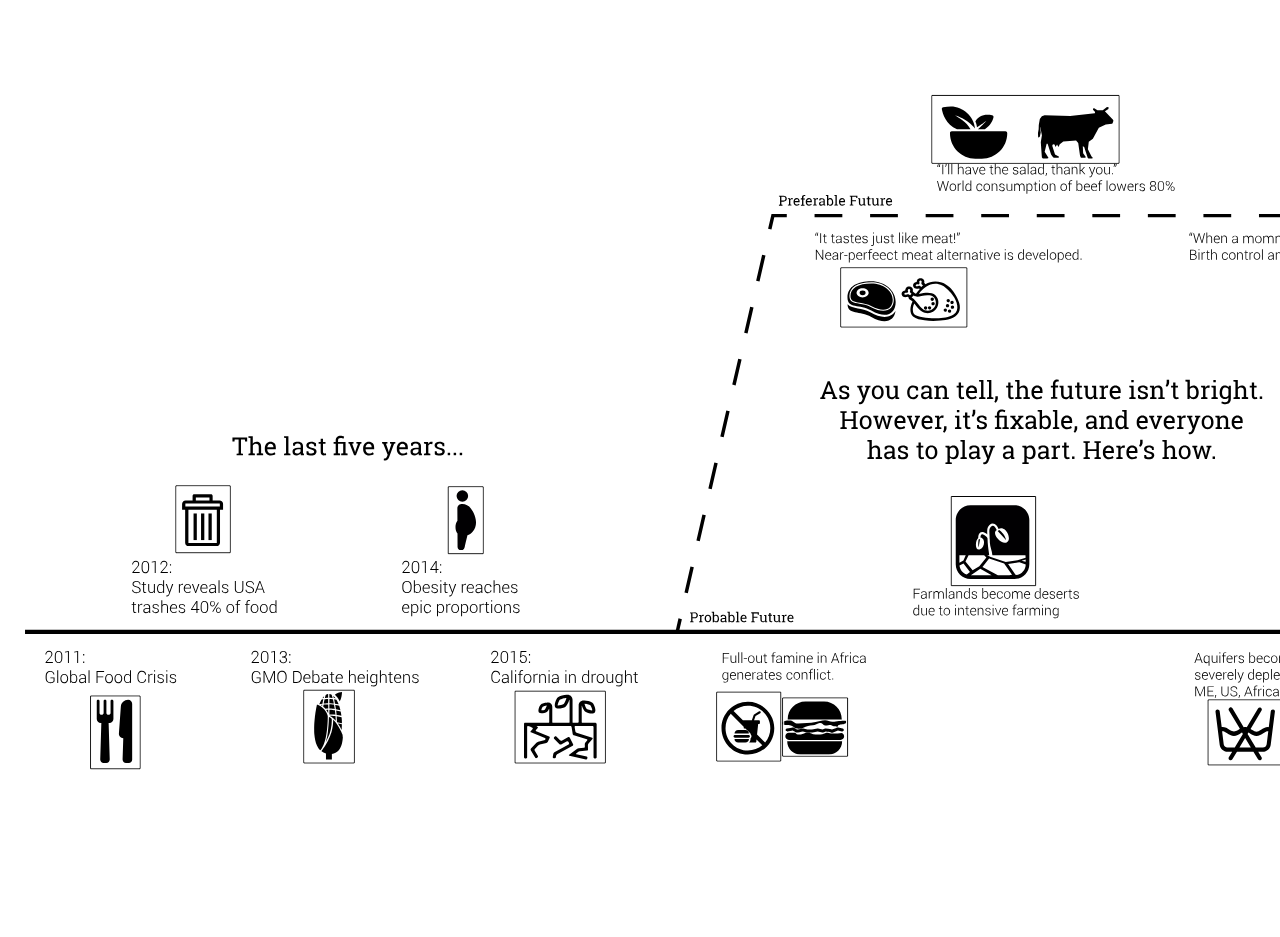
<file: site/index.html>
﻿<html>
<head>
<style>
div img {
object-fit: contain;
vertical-align: middle;
height: 100%;
}

body {margin :0;height:100%;}
</style>
<link type="text/css" rel="stylesheet" href="js/annotorious/css/annotorious.css" />
<script>
var implementnew = [
  {
    "src": "timeline.svg",
    "text": "• Over 2010-2011, prices of important commodities rose significantly. \n\n• The World Bank's FPI (Food Price Index) rose 15% between October 2010 and January 2011. It nearly reached the same level as it was at during the 2007-2008 Food Price Crisis.\n\n• World Bank President warns that the world is \"one shock away from a global crisis\"\n\n• The situation began with poor weather conditions (excessive rains, floods, etc.) in farming countries such as Australia and China among others for important crops such as wheat. After that, export restrictions and limited supply drove demand for alternative cereals up thus increasing the price of all commodities.\n\n• The World Bank estimates that 44 million people fell into poverty (less than $1.25/day) as a result of this price increase. Poverty is directly linked with hunger and developmental deficiencies especially in children.\n\n• Additionally, malnutrition became more prevalent, particularly affecting vulnerable segments of the population such as infants and pregnant women.\nIn all, this event underscores the poor's vulnerability to climate change and its unequal access to food.",
    "shapes": [
      {
        "type": "rect",
        "geometry": {
          "x": 0.027777777777777776,
          "y": 0.7728740581270183,
          "width": 0.015531660692951015,
          "height": 0.08180839612486544
        },
        "style": {}
      }
    ],
    "context": "index.html",
    "editable": false
  },
  {
    "src": "timeline.svg",
    "text": "• A study by the Natural Resources Defense Council titled \"Wasted: How America Is Losing Up to 40 Percent of Its Food from Farm to Fork to Landfill\" provides insight into the incredible inefficiency of the U.S. Food System.\n\n• Several causes for this food waste were discussed:\n\t○ Harvest Phase\n\t\t§ A certain percentage of crops are lost every year to pests, disease, and poor weather conditions.\n\t\t§ Some commodities are in oversupply, meaning that farmers do not expend the labor to harvest them in order to maintain profitability.\n\t○ Post-Harvest to Packing\n\t\t§ Trimming processes such as deboning, peeling cause major losses. For example, a plant engineer states, “The rule of thumb in processing potatoes is that 50 percent of the potato goes out the back door as finished product.”\n\t\t§ Food is usually discarded past the sell-by date \n\t○ Retail\n\t\t§ A 2008 estimate states that \t\t                      10% of total food in the US is lost at the retail stage.\n\t\t§ Customers cull food based on looks, and only select the ones that look \"perfect\"\n\t\t§ Waste is viewed as a sign of customer satisfaction and quality control. If lots of food is thrown away, then poor-quality items are removed and there is sufficient supply.\n\t○ Households\n\t\t§ Poor storage leading to spoilage of food\n\t\t§ Confusion over the term \"best by\" and \"use by\", both of which refer to peak performance, not necessarily food safety. The UK's Waste &amp; Resources Action Programme estimates that 20% of household food is thrown away in this manner.\n\n• Several comparisons are made, and show how the developed world is wasting food at the consumer level at an order of magnitude higher than the developing world.\n\n• Overall, these inefficiencies generate billions of dollars of loss annually for the United States, and show how hunger is a logistics problem, not a production problem.",
    "shapes": [
      {
        "type": "rect",
        "geometry": {
          "x": 0.0540621266427718,
          "y": 0.5392895586652314,
          "width": 0.017025089605734768,
          "height": 0.07534983853606028
        },
        "style": {}
      }
    ],
    "context": "index.html",
    "editable": false
  },
  {
    "src": "timeline.svg",
    "text": "• With the advent of commercially available genetically modified crops, there is a possibility of feeding the whole world in the future.\t\n\n• However, the debate continues, and it only becomes more heated as the use of GM products begin to grow.\n\n• Positions of nations on the legality of GMO products vary significantly. For example, many have banned GM products, and some only legalize specific strains of GM crops.\n\n• Proponents of GM highlight its advantageous properties such as pest resistance and macronutrient supplementation. For example, \"golden rice\" is a strain of rice that contains Vitamin A, which does not occur naturally in rice.\n\n• Opponents, following the \"precautionary principle\", are skeptical of purported claims that GM crops will not taint nature's genetic pool or cause adverse health effects in humans.  \n\n• Current research indicates that there are no health concerns from GM crops.\n\n• Some advocate center and support both increasing GM crop testing and its usage. \n\n• In summary, an important debate is raised about a potential way to provide the world's population using technology. This could have potential ramification for technology's ability to aid future food production.",
    "shapes": [
      {
        "type": "rect",
        "geometry": {
          "x": 0.09348864994026285,
          "y": 0.7664155005382132,
          "width": 0.015830346475507767,
          "height": 0.08180839612486544
        },
        "style": {}
      }
    ],
    "context": "index.html",
    "editable": false
  },
  {
    "src": "timeline.svg",
    "text": "• Alarming Obesity rates, especially in the United States, Mexico, and Australia, call for immediately action.\n\n• Shocking statistics paint part of the picture:\n\t○ 75-80% of middle aged men are overweight in Australia.\n\t○ Almost one of three children and teenagers aged 2-19 are overweight or obese in the United States.\n\n• Rob Moodie, an Australian professor, blames fast food culture for the increase in obesity. He states that targeted advertising are giving parents and children the wrong message. Children look up to their stars, and see them eating fast food. As a result, they do the same.\n\n• In general, the increase in consumption of fats and sugars have also caused a corresponding increase in the prevalence of obesity.\n\n• Obesity is linked to further non-communicable chronic diseases such as diabetes and heart disease and has potential implications for the future of this generation.\n\n• Overall, this shows that the food problem spans the entire spectrum ranging from malnutrition and chronic hunger in low-income countries to obesity and food waste in high-income countries. It means that a sustainable future must have not only sufficient quantities of food, but also sufficient quality of food.",
    "shapes": [
      {
        "type": "rect",
        "geometry": {
          "x": 0.13799283154121864,
          "y": 0.5403659849300323,
          "width": 0.011051373954599762,
          "height": 0.07534983853606028
        },
        "style": {}
      }
    ],
    "context": "index.html",
    "editable": false
  },
  {
    "src": "timeline.svg",
    "text": "4. By combining current statistics and projections, it can be reasonably extrapolated that without major change, the Sub-Saharan region will be subject to much more hunger than currently.\n\n5. Furthermore, food availability has been historically linked to riots and protests, making it reasonable to assume that in the event widespread famine occurs, there will definitely be civil unrest.",
    "shapes": [
      {
        "type": "rect",
        "geometry": {
          "x": 0.2410394265232975,
          "y": 0.77502691065662,
          "width": 0.02031063321385902,
          "height": 0.06566200215285253
        },
        "style": {}
      }
    ],
    "context": "index.html",
    "editable": false
  },
  {
    "src": "timeline.svg",
    "text": "1. In a bid to feed their growing populations, many nations, including China and India, have resorted to intensive monocropping techniques, which deplete nutrients in the soil in an unsustainable manner.\n\n2. These techniques include the use of heavy machinery causing soil compaction, excessive use of fertilizers leading to eutrophication in nearby water sources, and the practice of growing one crop repeatedly (mono-cropping) which rapidly consumes nutrients in the soil causing desertification. Furthermore, mono-cropping increases the spread of plant disease, as every crop is of the same strain. \n\n3. The UN estimates that nearly 20 million acres of arable land is already lost every year due to unsustainable agriculture.  \n\n4. If the current status quo is maintained, farmers currently blessed by record harvests in developing nations could face significant trouble in the future as their land begins to dry up.\nAccordingly, a spike in food prices could be expected as these nations produce the essential cereals that the world relies on for calories.",
    "shapes": [
      {
        "type": "rect",
        "geometry": {
          "x": 0.29301075268817206,
          "y": 0.5511302475780409,
          "width": 0.026284348864994027,
          "height": 0.10010764262648009
        },
        "style": {}
      }
    ],
    "context": "index.html",
    "editable": false
  },
  {
    "src": "timeline.svg",
    "text": "1. Currently, over half of the world's 37 largest aquifers are being stressed beyond capacity. \n\n2. Droughts are already occurring in previously thought secure regions. California, for example, is going through its worst drought in a millennium.\n\n3. As surface sources of water (rivers, lakes) begin to dry up, people will eventually look to underground sources, which replenish at a much slower rate. \n\n4. Agriculture has been, and will continue to be, the largest use of water. When surface sources run out, farmers look for alternatives to keep feeding the growing demand. Some wheat farmers in China have resorted to pumping water from 300 meters below ground. \n\n5. If we continue to deplete our aquifers at the current rate, by 2050, our groundwater sources could be severely depleted and become unusable, causing water shortages even in developed countries. This could have adverse effects on both crop production and the livelihood of people. In the worst case, drought-related deaths may begin to happen.\n",
    "shapes": [
      {
        "type": "rect",
        "geometry": {
          "x": 0.37216248506571087,
          "y": 0.7771797631862217,
          "width": 0.023297491039426525,
          "height": 0.07319698600645856
        },
        "style": {}
      }
    ],
    "context": "index.html",
    "editable": false
  },
  {
    "src": "timeline.svg",
    "text": "1. Consumption habits of customers have led to overfishing, causing endangered species such as Atlantic Cod, Bluefin Tuna, Sturgeon, and Atlantic Salmon to become nearly extinct.\n\n2. Addititionally, many fishers use indiscriminate methods for their hauls, causing all types of fish to be caught regardless of type. This wastes a large number each year, with some estimating that five untargeted fish are caught for every one targeted. \n\n3. The FAO estimates that 3/4 of fisheries are either nearly fully exploited or fully exploited. This shows how we are reaching the limit of earth's ability to produce fish.\n\n4. Assuming the current trend continues, the world's supply of fish will be severely strained in the future, and cause a major loss of marine life. The most affected regions would become essentially devoid of fish as there is no opportunity for them to reproduce.",
    "shapes": [
      {
        "type": "rect",
        "geometry": {
          "x": 0.4244324970131422,
          "y": 0.5651237890204521,
          "width": 0.027180406212664276,
          "height": 0.07965554359526372
        },
        "style": {}
      }
    ],
    "context": "index.html",
    "editable": false
  },
  {
    "src": "timeline.svg",
    "text": "1. Runoff from agribusiness causes hypoxia (lack of oxygen) in water basins, causing fish to be unable to reproduce in the water. These zones are Dead Zones.\n\n2. It is estimated that even right now, there are over 500 dead zones in the oceans as a result of this practice.\n\n3. For example, a famous dead zone is located in the Gulf of Mexico. Agriculture along the Mississippi causes nitrogen to flow into the Gulf, causing eutrophication and thus low oxygen conditions. \n\n4. In the future, if we continue to use fertilizers in agriculture at the current rate, more dead zones will inevitably develop all over the world causing a loss of marine life and polluting our drinking water.",
    "shapes": [
      {
        "type": "rect",
        "geometry": {
          "x": 0.516726403823178,
          "y": 0.767491926803014,
          "width": 0.022102747909199524,
          "height": 0.08396124865446716
        },
        "style": {}
      }
    ],
    "context": "index.html",
    "editable": false
  },
  {
    "src": "timeline.svg",
    "text": "1. GMO Technology promises to increase crop yield significantly by equipping plants with the genetics to fight off adverse factors affecting yield such as inclement weather and pests.\n2. With more development in this area, it could be possible for important staples to be completely resistant to pest and diseases without the use of chemicals, leading to more sustainable agriculture overall.\n3. Currently, there is an increase in the use of GMOs, but people still exercise caution, and there are still many legal barriers to overcome.",
    "shapes": [
      {
        "type": "rect",
        "geometry": {
          "x": 0.5713859020310633,
          "y": 0.5575888051668461,
          "width": 0.02180406212664277,
          "height": 0.09472551130247578
        },
        "style": {}
      }
    ],
    "context": "index.html",
    "editable": false
  },
  {
    "src": "timeline.svg",
    "text": "1. Even now, the Amazon rainforest's area is declining at an alarming rate, mainly due to deforestation from agribusiness and illegal logging. Experts estimate that over a hundred plant, animal and insect species are lost every day due to deforestation.\n\n2. Although the rainforest is important to the carbon cycle by sequestering CO2 and producing oxygen, we are cutting it down to create more land for agriculture, which generates more pollution.\n\n3. The Amazon forest is home to millions of species, and its death would inevitably cause all of these animals and plants to go extinct, leading to a loss of biodiversity.\n\n4. Projections by the Brazil National Institute of Research stated that the size of the Amazon rainforest could be halved by 2050.\n\n5. At this current rate, the Amazon Rainforest really will be unrecoverable, as a certain 'tipping point' is reached after which deserts start to claim the forest. Climate change will be exacerbated, causing many more deaths in oceans and other forests as a result of increasing temperatures.",
    "shapes": [
      {
        "type": "rect",
        "geometry": {
          "x": 0.6612903225806451,
          "y": 0.767491926803014,
          "width": 0.01762246117084827,
          "height": 0.08503767491926803
        },
        "style": {}
      }
    ],
    "context": "index.html",
    "editable": false
  },
  {
    "src": "timeline.svg",
    "text": "1. Social unrest and food prices have been historically linked with each other.\n\n2. Other events described here (drought, climate change) could possibly lead to significant price increases, especially in many of the cereals that the world relies on for food. \n\n3. Past history have shown that there is an FPI (Food Price Index) threshold after which the chance of significant social unrest can happen. For example, the 2007-08 and 2010-2011 food price crises have led to riots in Syria, Yemen, Egypt among others. \n\n4. Unequal access to food has always been a problem, but for the poorest people in the world, it will become bigger as prices increase.\n\n5. In the future, low-income countries will bear a significant burden as their people cannot afford necessary food to avoid malnutrition and stunted human development. Without development, these countries will remain low-income forever.",
    "shapes": [
      {
        "type": "rect",
        "geometry": {
          "x": 0.7168458781362007,
          "y": 0.5672766415500539,
          "width": 0.01881720430107527,
          "height": 0.08396124865446716
        },
        "style": {}
      }
    ],
    "context": "index.html",
    "editable": false
  },
  {
    "src": "timeline.svg",
    "text": "1. Developed countries are expected to have lowering birthrates, but not enough to counteract the explosive growth from developing countries.\n\n2. Growth is predicted to be highest in the Sub-Saharan region, where the average birth count per mother is already 5.2.\n\n3. This means that by 2050, there will be 2.3 billion more mouths to feed. Food security will become an even larger issue in the coming years.\n",
    "shapes": [
      {
        "type": "rect",
        "geometry": {
          "x": 0.7816606929510155,
          "y": 0.7578040904198062,
          "width": 0.044504181600955796,
          "height": 0.09149623250807319
        },
        "style": {}
      }
    ],
    "context": "index.html",
    "editable": false
  },
  {
    "src": "timeline.svg",
    "text": "1. There has been a general shift to energy dense foods such as fats and sugar recently, led by the \"fast food revolution,\" in which people eat more of the calorie-dense foods found in McDonalds and KFCs. Additionally, an increase in processed food consumption has led to increases in fat intake. \n\n2. Without proper understanding of nutritional needs, even those in developed countries where food is plenty can suffer from deficiencies in Vitamins and dietary fibre.\n\n3. A nutritional survey conducted in the USA reveals that the average consumption of dark greens and whole grains are each at less than 10 percent of recommended levels. Several chronic diseases such as diabetes and heart diseases are linked with unhealthy fat consumption.\n\n4. Developing countries are also transitioning towards cheap vegetable oils for calorie intake, creating a problem where a population is composed simultaneously of both obese and hungry people. \nIn the future, if no action is taken, the world's nutritional intake could follow a downwards trend and make malnutrition widespread even when food is available.",
    "shapes": [
      {
        "type": "rect",
        "geometry": {
          "x": 0.8372162485065711,
          "y": 0.5748116254036598,
          "width": 0.021505376344086023,
          "height": 0.07427341227125941
        },
        "style": {}
      }
    ],
    "context": "index.html",
    "editable": false
  },
  {
    "src": "timeline.svg",
    "text": "1. At this current trend, the Population Reference Bereau in the US estimates that Africa's population will double by 2050, with most of the growth concentrated in the Sub-Saharan Region. \n\n2. As of 2015, the UN FAO estimates that approximately 240 million of people, or a quarter, in the Sub-Saharan region are undernourished. Additionally, 45% of children under 5 die of malnutrition. \n\n3. The poor economic and political conditions in the region also contribute to its volatility. Although significant economic growth is expected in the coming years, a lack of commensurate political improvement would still mean that the majority of the population suffers from hunger.\n\nMouseover the Hamburger for more.",
    "shapes": [
      {
        "type": "rect",
        "geometry": {
          "x": 0.22072879330943848,
          "y": 0.7685683530678149,
          "width": 0.02001194743130227,
          "height": 0.077502691065662
        },
        "style": {}
      }
    ],
    "context": "index.html",
    "editable": false
  },
  {
    "src": "timeline.svg",
    "text": "• The State of California is currently suffering from a man-made drought. While residents have been told to cut consumption by over a third, companies such as Nestle and Walmart, in addition to agricultural operations, continue using large quantities of water.\n\n• Surface sources of water, such as the Sacramento River, have lost significant amounts of water due to evaporation and low flow from their respective sources.\n\n• A 2014 study found that this was the state's worst drought in over a millennium\n\n• Climate change and human uses of water, including agribusiness and a burgeoning population, have been cited as the main reasons for this drought.\n\n• The drought is causing severe impacts on California's farms, and over 560,000 acres of cropland (approx. 7% of total farmland) were fallowed.\n\n• However, companies such as Nestle and Walmart still draw significant amounts of water. Agribusiness and fracking industries, together accounting for over 90% of the state's water use, still remain unaffected by legislations aimed at reducing water usage.\n\n• There's a clear disparity between a corporation's effect on the environment and their responsibility for it, as shown by how individual residents are punished if they \"waste water\" when the amount they use is miniscule compared to agribusiness and bottling companies.\nIn all, California serves as an important case study on the influence of corporations in policy and how the issues of water and food are political in nature.",
    "shapes": [
      {
        "type": "rect",
        "geometry": {
          "x": 0.1586021505376344,
          "y": 0.767491926803014,
          "width": 0.028076463560334528,
          "height": 0.08073196986006459
        },
        "style": {}
      }
    ],
    "context": "index.html",
    "editable": false
  },
  {
    "src": "timeline.svg",
    "text": "• Nearly extinct species will be able to thrive as a result, and keep the marine ecosystem alive.\n\n• Sustainable techniques will allow for some level of fish consumption without majorly impacting the ocean.",
    "shapes": [
      {
        "type": "rect",
        "geometry": {
          "x": 0.7210274790919953,
          "y": 0.12271259418729817,
          "width": 0.03046594982078853,
          "height": 0.05705059203444564
        },
        "style": {}
      }
    ],
    "context": "index.html",
    "editable": false
  },
  {
    "src": "timeline.svg",
    "text": "• Improved sustainable farming techniques allow the world's most populous countries to be increasingly self-sufficient in terms of food, easing world hunger.\n\n• Desertification of arable land slows as intensive techniques are done away with resulting in a healthier soil that can support crops for far longer.",
    "shapes": [
      {
        "type": "rect",
        "geometry": {
          "x": 0.5612305854241338,
          "y": 0.11733046286329386,
          "width": 0.026583034647550775,
          "height": 0.059203444564047365
        },
        "style": {}
      }
    ],
    "context": "index.html",
    "editable": false
  },
  {
    "src": "timeline.svg",
    "text": "• There is more available food, resulting in decreased prices for everyone and allowing food to become a basic right.\n\n• Less food would need to be grown if waste were to be eliminated, resulting in less pollution from agriculture.",
    "shapes": [
      {
        "type": "rect",
        "geometry": {
          "x": 0.4405615292712067,
          "y": 0.10979547900968784,
          "width": 0.02031063321385902,
          "height": 0.07104413347685684
        },
        "style": {}
      }
    ],
    "context": "index.html",
    "editable": false
  },
  {
    "src": "timeline.svg",
    "text": "• A healthy amount of land previously used for agribusiness is restored to original state, replenish important forests such as the Amazon.\n\n• Climate change is alleviated as a result of reductions in methane output from the agribusiness industry.\n\n• Water is now used sustainably while allowing underground sources to replenish. Water tables stabilize and draws do not impact the livelihood of surrounding communities.",
    "shapes": [
      {
        "type": "rect",
        "geometry": {
          "x": 0.28703703703703703,
          "y": 0.1054897739504844,
          "width": 0.05794504181600956,
          "height": 0.07642626480086114
        },
        "style": {}
      }
    ],
    "context": "index.html",
    "editable": false
  },
  {
    "src": "timeline.svg",
    "text": "• Innovation allows even meat-lovers to enjoy the taste of meat without any of the environmental consequences.\n• In the future, it may be possible to completely eliminate meat from our diet to limit our impact on the environment. ",
    "shapes": [
      {
        "type": "rect",
        "geometry": {
          "x": 0.2589605734767025,
          "y": 0.29709364908503766,
          "width": 0.03912783751493429,
          "height": 0.06673842841765339
        },
        "style": {}
      }
    ],
    "context": "index.html",
    "editable": false
  },
  {
    "src": "timeline.svg",
    "text": "• Even those who live in arid and rural environments will be able to receive sufficient nutritional supplement to counteract the lack of available fresh foods.\n\n• Improving food security results in increased development in other areas such as politics and human rights. People who aren't hungry can begin to think of the future instead of thinking of food.",
    "shapes": [
      {
        "type": "rect",
        "geometry": {
          "x": 0.5032855436081243,
          "y": 0.29709364908503766,
          "width": 0.03763440860215054,
          "height": 0.06781485468245425
        },
        "style": {}
      }
    ],
    "context": "index.html",
    "editable": false
  },
  {
    "src": "timeline.svg",
    "text": "• The more people there are, the more mouths to feed. If we curb the issue at the source by having reasonable population growth rates, then a standard of living can be assured for everyone.\n\n• Mainly, it will prevent a potentially catastrophic loss of life in the future once we exceed the world's maximum ability to sustain life.",
    "shapes": [
      {
        "type": "rect",
        "geometry": {
          "x": 0.40651135005973715,
          "y": 0.30032292787944026,
          "width": 0.013142174432497013,
          "height": 0.06350914962325081
        },
        "style": {}
      }
    ],
    "context": "index.html",
    "editable": false
  },
  {
    "src": "timeline.svg",
    "text": "• Along with a reduced water draw, humans will finally move off nonrenewable water sources indefinitely by using energy to generate our own clean water.\n\n• It will help achieve global water security meaning people do not have to die from unclean water sources.",
    "shapes": [
      {
        "type": "rect",
        "geometry": {
          "x": 0.6630824372759857,
          "y": 0.302475780409042,
          "width": 0.01971326164874552,
          "height": 0.05705059203444564
        },
        "style": {}
      }
    ],
    "context": "index.html",
    "editable": false
  },
  {
    "src": "timeline.svg",
    "text": "• With more advanced crops, the majority of loss in developing countries could be eliminated, meaning more food for people.\n\n• Additionally, increased yield with less land will be needed to feed a growing population.",
    "shapes": [
      {
        "type": "rect",
        "geometry": {
          "x": 0.7974910394265233,
          "y": 0.2960172228202368,
          "width": 0.014336917562724014,
          "height": 0.07319698600645856
        },
        "style": {}
      }
    ],
    "context": "index.html",
    "editable": false
  },
  {
    "src": "timeline.svg",
    "text": "• This helps with the quality of life overall, as people live healthier without dying from obesity or diabetes.\n\n• In the future, a healthy diet according to nutritional principles will be needed in order to develop the human race as a whole.",
    "shapes": [
      {
        "type": "rect",
        "geometry": {
          "x": 0.8243727598566308,
          "y": 0.11410118406889128,
          "width": 0.03255675029868578,
          "height": 0.062432723358449946
        },
        "style": {}
      }
    ],
    "context": "index.html",
    "editable": false
  }
];  
  function loadPopupstream() {
  anno.hideSelectionWidget();
  for (i=0; i<Object.keys(implementnew).length; i++)
  {
    anno.addAnnotation(implementnew[i]);
  }
  };
 window.onresize = resetAnnotations;
 
 function resetAnnotations() {
  anno.reset();
  loadPopupstream();
  }
</script>
<script type='text/javascript' src='js/annotorious/annotorious.min.js'/>
<script type='text/javascript'>
  function init() {
    anno.makeAnnotatable(document.getElementById('mainImage'));
  }
</script>
</head>
<body bgcolor=white onload="loadPopupstream();">
<div>
<img src="timeline.svg" class="annotatable" id='mainImage'/>
</div>
</body>
</html>
</file>
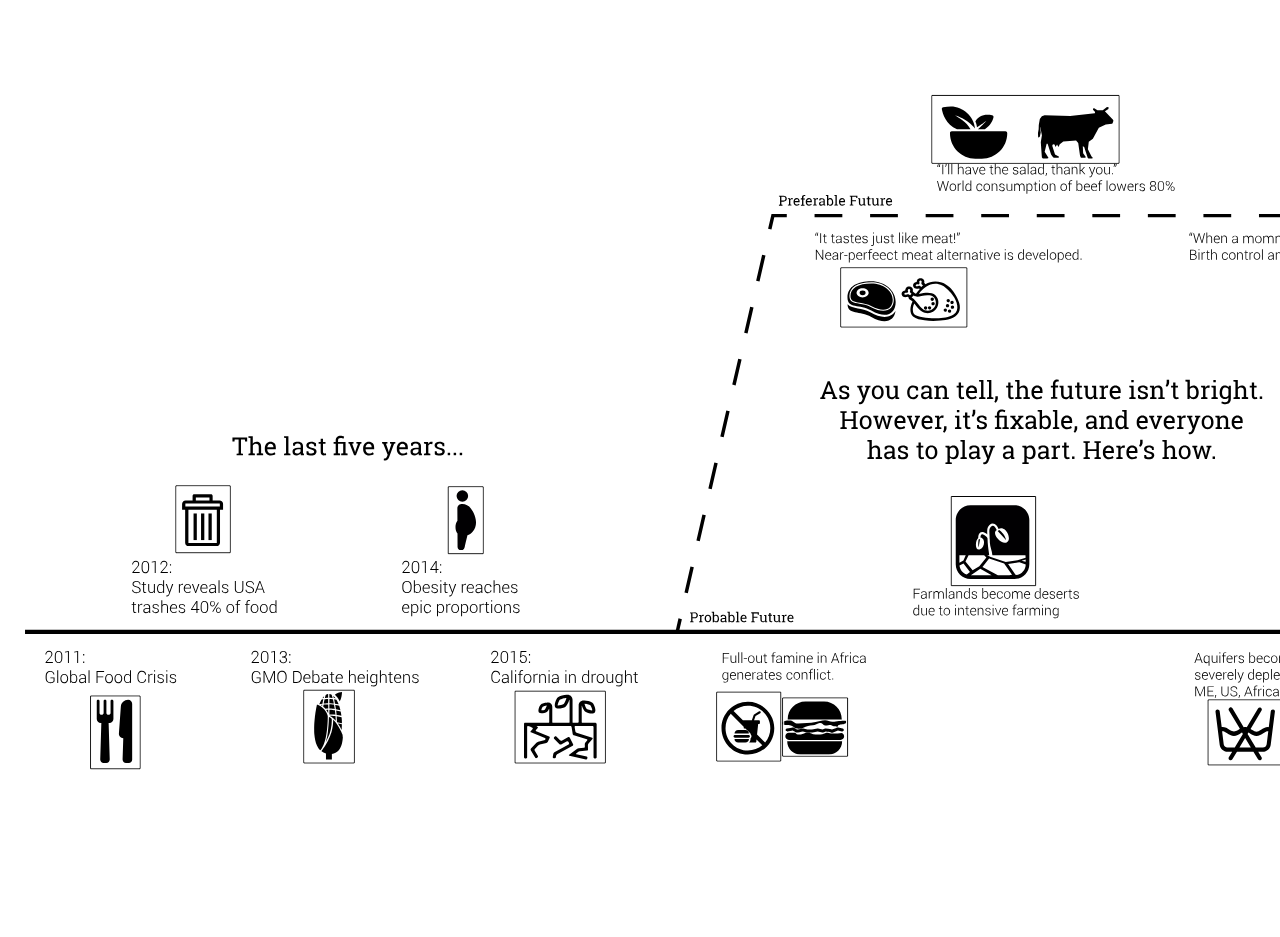
<file: site/dream.html>
﻿<html>
<head>
<style>
div img {
object-fit: contain;
vertical-align: middle;
height: 100%;
}

body {margin :0;height:100%;}
</style>
<link type="text/css" rel="stylesheet" href="js/annotorious/css/annotorious.css" />
<script>
var implementnew = [
  {
    "src": "timeline.svg",
    "text": "• Over 2010-2011, prices of important commodities rose significantly. \n\n• The World Bank's FPI (Food Price Index) rose 15% between October 2010 and January 2011. It nearly reached the same level as it was at during the 2007-2008 Food Price Crisis.\n\n• World Bank President warns that the world is \"one shock away from a global crisis\"\n\n• The situation began with poor weather conditions (excessive rains, floods, etc.) in farming countries such as Australia and China among others for important crops such as wheat. After that, export restrictions and limited supply drove demand for alternative cereals up thus increasing the price of all commodities.\n\n• The World Bank estimates that 44 million people fell into poverty (less than $1.25/day) as a result of this price increase. Poverty is directly linked with hunger and developmental deficiencies especially in children.\n\n• Additionally, malnutrition became more prevalent, particularly affecting vulnerable segments of the population such as infants and pregnant women.\nIn all, this event underscores the poor's vulnerability to climate change and its unequal access to food.",
    "shapes": [
      {
        "type": "rect",
        "geometry": {
          "x": 0.027777777777777776,
          "y": 0.7728740581270183,
          "width": 0.015531660692951015,
          "height": 0.08180839612486544
        },
        "style": {}
      }
    ],
    "context": "dream.html",
    "editable": false
  },
  {
    "src": "timeline.svg",
    "text": "• A study by the Natural Resources Defense Council titled \"Wasted: How America Is Losing Up to 40 Percent of Its Food from Farm to Fork to Landfill\" provides insight into the incredible inefficiency of the U.S. Food System.\n\n• Several causes for this food waste were discussed:\n\t○ Harvest Phase\n\t\t§ A certain percentage of crops are lost every year to pests, disease, and poor weather conditions.\n\t\t§ Some commodities are in oversupply, meaning that farmers do not expend the labor to harvest them in order to maintain profitability.\n\t○ Post-Harvest to Packing\n\t\t§ Trimming processes such as deboning, peeling cause major losses. For example, a plant engineer states, “The rule of thumb in processing potatoes is that 50 percent of the potato goes out the back door as finished product.”\n\t\t§ Food is usually discarded past the sell-by date \n\t○ Retail\n\t\t§ A 2008 estimate states that \t\t                      10% of total food in the US is lost at the retail stage.\n\t\t§ Customers cull food based on looks, and only select the ones that look \"perfect\"\n\t\t§ Waste is viewed as a sign of customer satisfaction and quality control. If lots of food is thrown away, then poor-quality items are removed and there is sufficient supply.\n\t○ Households\n\t\t§ Poor storage leading to spoilage of food\n\t\t§ Confusion over the term \"best by\" and \"use by\", both of which refer to peak performance, not necessarily food safety. The UK's Waste &amp; Resources Action Programme estimates that 20% of household food is thrown away in this manner.\n\n• Several comparisons are made, and show how the developed world is wasting food at the consumer level at an order of magnitude higher than the developing world.\n\n• Overall, these inefficiencies generate billions of dollars of loss annually for the United States, and show how hunger is a logistics problem, not a production problem.",
    "shapes": [
      {
        "type": "rect",
        "geometry": {
          "x": 0.0540621266427718,
          "y": 0.5392895586652314,
          "width": 0.017025089605734768,
          "height": 0.07534983853606028
        },
        "style": {}
      }
    ],
    "context": "dream.html",
    "editable": false
  },
  {
    "src": "timeline.svg",
    "text": "• With the advent of commercially available genetically modified crops, there is a possibility of feeding the whole world in the future.\t\n\n• However, the debate continues, and it only becomes more heated as the use of GM products begin to grow.\n\n• Positions of nations on the legality of GMO products vary significantly. For example, many have banned GM products, and some only legalize specific strains of GM crops.\n\n• Proponents of GM highlight its advantageous properties such as pest resistance and macronutrient supplementation. For example, \"golden rice\" is a strain of rice that contains Vitamin A, which does not occur naturally in rice.\n\n• Opponents, following the \"precautionary principle\", are skeptical of purported claims that GM crops will not taint nature's genetic pool or cause adverse health effects in humans.  \n\n• Current research indicates that there are no health concerns from GM crops.\n\n• Some advocate center and support both increasing GM crop testing and its usage. \n\n• In summary, an important debate is raised about a potential way to provide the world's population using technology. This could have potential ramification for technology's ability to aid future food production.",
    "shapes": [
      {
        "type": "rect",
        "geometry": {
          "x": 0.09348864994026285,
          "y": 0.7664155005382132,
          "width": 0.015830346475507767,
          "height": 0.08180839612486544
        },
        "style": {}
      }
    ],
    "context": "dream.html",
    "editable": false
  },
  {
    "src": "timeline.svg",
    "text": "• Alarming Obesity rates, especially in the United States, Mexico, and Australia, call for immediately action.\n\n• Shocking statistics paint part of the picture:\n\t○ 75-80% of middle aged men are overweight in Australia.\n\t○ Almost one of three children and teenagers aged 2-19 are overweight or obese in the United States.\n\n• Rob Moodie, an Australian professor, blames fast food culture for the increase in obesity. He states that targeted advertising are giving parents and children the wrong message. Children look up to their stars, and see them eating fast food. As a result, they do the same.\n\n• In general, the increase in consumption of fats and sugars have also caused a corresponding increase in the prevalence of obesity.\n\n• Obesity is linked to further non-communicable chronic diseases such as diabetes and heart disease and has potential implications for the future of this generation.\n\n• Overall, this shows that the food problem spans the entire spectrum ranging from malnutrition and chronic hunger in low-income countries to obesity and food waste in high-income countries. It means that a sustainable future must have not only sufficient quantities of food, but also sufficient quality of food.",
    "shapes": [
      {
        "type": "rect",
        "geometry": {
          "x": 0.13799283154121864,
          "y": 0.5403659849300323,
          "width": 0.011051373954599762,
          "height": 0.07534983853606028
        },
        "style": {}
      }
    ],
    "context": "dream.html",
    "editable": false
  },
  {
    "src": "timeline.svg",
    "text": "4. By combining current statistics and projections, it can be reasonably extrapolated that without major change, the Sub-Saharan region will be subject to much more hunger than currently.\n\n5. Furthermore, food availability has been historically linked to riots and protests, making it reasonable to assume that in the event widespread famine occurs, there will definitely be civil unrest.",
    "shapes": [
      {
        "type": "rect",
        "geometry": {
          "x": 0.2410394265232975,
          "y": 0.77502691065662,
          "width": 0.02031063321385902,
          "height": 0.06566200215285253
        },
        "style": {}
      }
    ],
    "context": "dream.html",
    "editable": false
  },
  {
    "src": "timeline.svg",
    "text": "1. In a bid to feed their growing populations, many nations, including China and India, have resorted to intensive monocropping techniques, which deplete nutrients in the soil in an unsustainable manner.\n\n2. These techniques include the use of heavy machinery causing soil compaction, excessive use of fertilizers leading to eutrophication in nearby water sources, and the practice of growing one crop repeatedly (mono-cropping) which rapidly consumes nutrients in the soil causing desertification. Furthermore, mono-cropping increases the spread of plant disease, as every crop is of the same strain. \n\n3. The UN estimates that nearly 20 million acres of arable land is already lost every year due to unsustainable agriculture.  \n\n4. If the current status quo is maintained, farmers currently blessed by record harvests in developing nations could face significant trouble in the future as their land begins to dry up.\nAccordingly, a spike in food prices could be expected as these nations produce the essential cereals that the world relies on for calories.",
    "shapes": [
      {
        "type": "rect",
        "geometry": {
          "x": 0.29301075268817206,
          "y": 0.5511302475780409,
          "width": 0.026284348864994027,
          "height": 0.10010764262648009
        },
        "style": {}
      }
    ],
    "context": "dream.html",
    "editable": false
  },
  {
    "src": "timeline.svg",
    "text": "1. Currently, over half of the world's 37 largest aquifers are being stressed beyond capacity. \n\n2. Droughts are already occurring in previously thought secure regions. California, for example, is going through its worst drought in a millennium.\n\n3. As surface sources of water (rivers, lakes) begin to dry up, people will eventually look to underground sources, which replenish at a much slower rate. \n\n4. Agriculture has been, and will continue to be, the largest use of water. When surface sources run out, farmers look for alternatives to keep feeding the growing demand. Some wheat farmers in China have resorted to pumping water from 300 meters below ground. \n\n5. If we continue to deplete our aquifers at the current rate, by 2050, our groundwater sources could be severely depleted and become unusable, causing water shortages even in developed countries. This could have adverse effects on both crop production and the livelihood of people. In the worst case, drought-related deaths may begin to happen.\n",
    "shapes": [
      {
        "type": "rect",
        "geometry": {
          "x": 0.37216248506571087,
          "y": 0.7771797631862217,
          "width": 0.023297491039426525,
          "height": 0.07319698600645856
        },
        "style": {}
      }
    ],
    "context": "dream.html",
    "editable": false
  },
  {
    "src": "timeline.svg",
    "text": "1. Consumption habits of customers have led to overfishing, causing endangered species such as Atlantic Cod, Bluefin Tuna, Sturgeon, and Atlantic Salmon to become nearly extinct.\n\n2. Addititionally, many fishers use indiscriminate methods for their hauls, causing all types of fish to be caught regardless of type. This wastes a large number each year, with some estimating that five untargeted fish are caught for every one targeted. \n\n3. The FAO estimates that 3/4 of fisheries are either nearly fully exploited or fully exploited. This shows how we are reaching the limit of earth's ability to produce fish.\n\n4. Assuming the current trend continues, the world's supply of fish will be severely strained in the future, and cause a major loss of marine life. The most affected regions would become essentially devoid of fish as there is no opportunity for them to reproduce.",
    "shapes": [
      {
        "type": "rect",
        "geometry": {
          "x": 0.4244324970131422,
          "y": 0.5651237890204521,
          "width": 0.027180406212664276,
          "height": 0.07965554359526372
        },
        "style": {}
      }
    ],
    "context": "dream.html",
    "editable": false
  },
  {
    "src": "timeline.svg",
    "text": "1. Runoff from agribusiness causes hypoxia (lack of oxygen) in water basins, causing fish to be unable to reproduce in the water. These zones are Dead Zones.\n\n2. It is estimated that even right now, there are over 500 dead zones in the oceans as a result of this practice.\n\n3. For example, a famous dead zone is located in the Gulf of Mexico. Agriculture along the Mississippi causes nitrogen to flow into the Gulf, causing eutrophication and thus low oxygen conditions. \n\n4. In the future, if we continue to use fertilizers in agriculture at the current rate, more dead zones will inevitably develop all over the world causing a loss of marine life and polluting our drinking water.",
    "shapes": [
      {
        "type": "rect",
        "geometry": {
          "x": 0.516726403823178,
          "y": 0.767491926803014,
          "width": 0.022102747909199524,
          "height": 0.08396124865446716
        },
        "style": {}
      }
    ],
    "context": "dream.html",
    "editable": false
  },
  {
    "src": "timeline.svg",
    "text": "1. GMO Technology promises to increase crop yield significantly by equipping plants with the genetics to fight off adverse factors affecting yield such as inclement weather and pests.\n2. With more development in this area, it could be possible for important staples to be completely resistant to pest and diseases without the use of chemicals, leading to more sustainable agriculture overall.\n3. Currently, there is an increase in the use of GMOs, but people still exercise caution, and there are still many legal barriers to overcome.",
    "shapes": [
      {
        "type": "rect",
        "geometry": {
          "x": 0.5713859020310633,
          "y": 0.5575888051668461,
          "width": 0.02180406212664277,
          "height": 0.09472551130247578
        },
        "style": {}
      }
    ],
    "context": "dream.html",
    "editable": false
  },
  {
    "src": "timeline.svg",
    "text": "1. Even now, the Amazon rainforest's area is declining at an alarming rate, mainly due to deforestation from agribusiness and illegal logging. Experts estimate that over a hundred plant, animal and insect species are lost every day due to deforestation.\n\n2. Although the rainforest is important to the carbon cycle by sequestering CO2 and producing oxygen, we are cutting it down to create more land for agriculture, which generates more pollution.\n\n3. The Amazon forest is home to millions of species, and its death would inevitably cause all of these animals and plants to go extinct, leading to a loss of biodiversity.\n\n4. Projections by the Brazil National Institute of Research stated that the size of the Amazon rainforest could be halved by 2050.\n\n5. At this current rate, the Amazon Rainforest really will be unrecoverable, as a certain 'tipping point' is reached after which deserts start to claim the forest. Climate change will be exacerbated, causing many more deaths in oceans and other forests as a result of increasing temperatures.",
    "shapes": [
      {
        "type": "rect",
        "geometry": {
          "x": 0.6612903225806451,
          "y": 0.767491926803014,
          "width": 0.01762246117084827,
          "height": 0.08503767491926803
        },
        "style": {}
      }
    ],
    "context": "dream.html",
    "editable": false
  },
  {
    "src": "timeline.svg",
    "text": "1. Social unrest and food prices have been historically linked with each other.\n\n2. Other events described here (drought, climate change) could possibly lead to significant price increases, especially in many of the cereals that the world relies on for food. \n\n3. Past history have shown that there is an FPI (Food Price Index) threshold after which the chance of significant social unrest can happen. For example, the 2007-08 and 2010-2011 food price crises have led to riots in Syria, Yemen, Egypt among others. \n\n4. Unequal access to food has always been a problem, but for the poorest people in the world, it will become bigger as prices increase.\n\n5. In the future, low-income countries will bear a significant burden as their people cannot afford necessary food to avoid malnutrition and stunted human development. Without development, these countries will remain low-income forever.",
    "shapes": [
      {
        "type": "rect",
        "geometry": {
          "x": 0.7168458781362007,
          "y": 0.5672766415500539,
          "width": 0.01881720430107527,
          "height": 0.08396124865446716
        },
        "style": {}
      }
    ],
    "context": "dream.html",
    "editable": false
  },
  {
    "src": "timeline.svg",
    "text": "1. Developed countries are expected to have lowering birthrates, but not enough to counteract the explosive growth from developing countries.\n\n2. Growth is predicted to be highest in the Sub-Saharan region, where the average birth count per mother is already 5.2.\n\n3. This means that by 2050, there will be 2.3 billion more mouths to feed. Food security will become an even larger issue in the coming years.\n",
    "shapes": [
      {
        "type": "rect",
        "geometry": {
          "x": 0.7816606929510155,
          "y": 0.7578040904198062,
          "width": 0.044504181600955796,
          "height": 0.09149623250807319
        },
        "style": {}
      }
    ],
    "context": "dream.html",
    "editable": false
  },
  {
    "src": "timeline.svg",
    "text": "1. There has been a general shift to energy dense foods such as fats and sugar recently, led by the \"fast food revolution,\" in which people eat more of the calorie-dense foods found in McDonalds and KFCs. Additionally, an increase in processed food consumption has led to increases in fat intake. \n\n2. Without proper understanding of nutritional needs, even those in developed countries where food is plenty can suffer from deficiencies in Vitamins and dietary fibre.\n\n3. A nutritional survey conducted in the USA reveals that the average consumption of dark greens and whole grains are each at less than 10 percent of recommended levels. Several chronic diseases such as diabetes and heart diseases are linked with unhealthy fat consumption.\n\n4. Developing countries are also transitioning towards cheap vegetable oils for calorie intake, creating a problem where a population is composed simultaneously of both obese and hungry people. \nIn the future, if no action is taken, the world's nutritional intake could follow a downwards trend and make malnutrition widespread even when food is available.",
    "shapes": [
      {
        "type": "rect",
        "geometry": {
          "x": 0.8372162485065711,
          "y": 0.5748116254036598,
          "width": 0.021505376344086023,
          "height": 0.07427341227125941
        },
        "style": {}
      }
    ],
    "context": "dream.html",
    "editable": false
  },
  {
    "src": "timeline.svg",
    "text": "1. At this current trend, the Population Reference Bereau in the US estimates that Africa's population will double by 2050, with most of the growth concentrated in the Sub-Saharan Region. \n\n2. As of 2015, the UN FAO estimates that approximately 240 million of people, or a quarter, in the Sub-Saharan region are undernourished. Additionally, 45% of children under 5 die of malnutrition. \n\n3. The poor economic and political conditions in the region also contribute to its volatility. Although significant economic growth is expected in the coming years, a lack of commensurate political improvement would still mean that the majority of the population suffers from hunger.\n\nMouseover the Hamburger for more.",
    "shapes": [
      {
        "type": "rect",
        "geometry": {
          "x": 0.22072879330943848,
          "y": 0.7685683530678149,
          "width": 0.02001194743130227,
          "height": 0.077502691065662
        },
        "style": {}
      }
    ],
    "context": "dream.html",
    "editable": false
  },
  {
    "src": "timeline.svg",
    "text": "• The State of California is currently suffering from a man-made drought. While residents have been told to cut consumption by over a third, companies such as Nestle and Walmart, in addition to agricultural operations, continue using large quantities of water.\n\n• Surface sources of water, such as the Sacramento River, have lost significant amounts of water due to evaporation and low flow from their respective sources.\n\n• A 2014 study found that this was the state's worst drought in over a millennium\n\n• Climate change and human uses of water, including agribusiness and a burgeoning population, have been cited as the main reasons for this drought.\n\n• The drought is causing severe impacts on California's farms, and over 560,000 acres of cropland (approx. 7% of total farmland) were fallowed.\n\n• However, companies such as Nestle and Walmart still draw significant amounts of water. Agribusiness and fracking industries, together accounting for over 90% of the state's water use, still remain unaffected by legislations aimed at reducing water usage.\n\n• There's a clear disparity between a corporation's effect on the environment and their responsibility for it, as shown by how individual residents are punished if they \"waste water\" when the amount they use is miniscule compared to agribusiness and bottling companies.\nIn all, California serves as an important case study on the influence of corporations in policy and how the issues of water and food are political in nature.",
    "shapes": [
      {
        "type": "rect",
        "geometry": {
          "x": 0.1586021505376344,
          "y": 0.767491926803014,
          "width": 0.028076463560334528,
          "height": 0.08073196986006459
        },
        "style": {}
      }
    ],
    "context": "dream.html",
    "editable": false
  },
  {
    "src": "timeline.svg",
    "text": "• Nearly extinct species will be able to thrive as a result, and keep the marine ecosystem alive.\n\n• Sustainable techniques will allow for some level of fish consumption without majorly impacting the ocean.",
    "shapes": [
      {
        "type": "rect",
        "geometry": {
          "x": 0.7210274790919953,
          "y": 0.12271259418729817,
          "width": 0.03046594982078853,
          "height": 0.05705059203444564
        },
        "style": {}
      }
    ],
    "context": "dream.html",
    "editable": false
  },
  {
    "src": "timeline.svg",
    "text": "• Improved sustainable farming techniques allow the world's most populous countries to be increasingly self-sufficient in terms of food, easing world hunger.\n\n• Desertification of arable land slows as intensive techniques are done away with resulting in a healthier soil that can support crops for far longer.",
    "shapes": [
      {
        "type": "rect",
        "geometry": {
          "x": 0.5612305854241338,
          "y": 0.11733046286329386,
          "width": 0.026583034647550775,
          "height": 0.059203444564047365
        },
        "style": {}
      }
    ],
    "context": "dream.html",
    "editable": false
  },
  {
    "src": "timeline.svg",
    "text": "• There is more available food, resulting in decreased prices for everyone and allowing food to become a basic right.\n\n• Less food would need to be grown if waste were to be eliminated, resulting in less pollution from agriculture.",
    "shapes": [
      {
        "type": "rect",
        "geometry": {
          "x": 0.4405615292712067,
          "y": 0.10979547900968784,
          "width": 0.02031063321385902,
          "height": 0.07104413347685684
        },
        "style": {}
      }
    ],
    "context": "dream.html",
    "editable": false
  },
  {
    "src": "timeline.svg",
    "text": "• A healthy amount of land previously used for agribusiness is restored to original state, replenish important forests such as the Amazon.\n\n• Climate change is alleviated as a result of reductions in methane output from the agribusiness industry.\n\n• Water is now used sustainably while allowing underground sources to replenish. Water tables stabilize and draws do not impact the livelihood of surrounding communities.",
    "shapes": [
      {
        "type": "rect",
        "geometry": {
          "x": 0.28703703703703703,
          "y": 0.1054897739504844,
          "width": 0.05794504181600956,
          "height": 0.07642626480086114
        },
        "style": {}
      }
    ],
    "context": "dream.html",
    "editable": false
  },
  {
    "src": "timeline.svg",
    "text": "• Innovation allows even meat-lovers to enjoy the taste of meat without any of the environmental consequences.\n• In the future, it may be possible to completely eliminate meat from our diet to limit our impact on the environment. ",
    "shapes": [
      {
        "type": "rect",
        "geometry": {
          "x": 0.2589605734767025,
          "y": 0.29709364908503766,
          "width": 0.03912783751493429,
          "height": 0.06673842841765339
        },
        "style": {}
      }
    ],
    "context": "dream.html",
    "editable": false
  },
  {
    "src": "timeline.svg",
    "text": "• Even those who live in arid and rural environments will be able to receive sufficient nutritional supplement to counteract the lack of available fresh foods.\n\n• Improving food security results in increased development in other areas such as politics and human rights. People who aren't hungry can begin to think of the future instead of thinking of food.",
    "shapes": [
      {
        "type": "rect",
        "geometry": {
          "x": 0.5032855436081243,
          "y": 0.29709364908503766,
          "width": 0.03763440860215054,
          "height": 0.06781485468245425
        },
        "style": {}
      }
    ],
    "context": "dream.html",
    "editable": false
  },
  {
    "src": "timeline.svg",
    "text": "• The more people there are, the more mouths to feed. If we curb the issue at the source by having reasonable population growth rates, then a standard of living can be assured for everyone.\n\n• Mainly, it will prevent a potentially catastrophic loss of life in the future once we exceed the world's maximum ability to sustain life.",
    "shapes": [
      {
        "type": "rect",
        "geometry": {
          "x": 0.40651135005973715,
          "y": 0.30032292787944026,
          "width": 0.013142174432497013,
          "height": 0.06350914962325081
        },
        "style": {}
      }
    ],
    "context": "dream.html",
    "editable": false
  },
  {
    "src": "timeline.svg",
    "text": "• Along with a reduced water draw, humans will finally move off nonrenewable water sources indefinitely by using energy to generate our own clean water.\n\n• It will help achieve global water security meaning people do not have to die from unclean water sources.",
    "shapes": [
      {
        "type": "rect",
        "geometry": {
          "x": 0.6630824372759857,
          "y": 0.302475780409042,
          "width": 0.01971326164874552,
          "height": 0.05705059203444564
        },
        "style": {}
      }
    ],
    "context": "dream.html",
    "editable": false
  },
  {
    "src": "timeline.svg",
    "text": "• With more advanced crops, the majority of loss in developing countries could be eliminated, meaning more food for people.\n\n• Additionally, increased yield with less land will be needed to feed a growing population.",
    "shapes": [
      {
        "type": "rect",
        "geometry": {
          "x": 0.7974910394265233,
          "y": 0.2960172228202368,
          "width": 0.014336917562724014,
          "height": 0.07319698600645856
        },
        "style": {}
      }
    ],
    "context": "dream.html",
    "editable": false
  },
  {
    "src": "timeline.svg",
    "text": "• This helps with the quality of life overall, as people live healthier without dying from obesity or diabetes.\n\n• In the future, a healthy diet according to nutritional principles will be needed in order to develop the human race as a whole.",
    "shapes": [
      {
        "type": "rect",
        "geometry": {
          "x": 0.8243727598566308,
          "y": 0.11410118406889128,
          "width": 0.03255675029868578,
          "height": 0.062432723358449946
        },
        "style": {}
      }
    ],
    "context": "dream.html",
    "editable": false
  }
];  
  function loadPopupstream() {
  anno.hideSelectionWidget();
  for (i=0; i<Object.keys(implementnew).length; i++)
  {
    anno.addAnnotation(implementnew[i]);
  }
  };
 window.onresize = resetAnnotations;
 
 function resetAnnotations() {
  anno.reset();
  loadPopupstream();
  }
</script>
<script type='text/javascript' src='js/annotorious/annotorious.min.js'/>
<script type='text/javascript'>
  function init() {
    anno.makeAnnotatable(document.getElementById('mainImage'));
  }
</script>
</head>
<body bgcolor=white onload="loadPopupstream();">
<div>
<img src="timeline.svg" class="annotatable" id='mainImage'/>
</div>
</body>
</html>
</file>
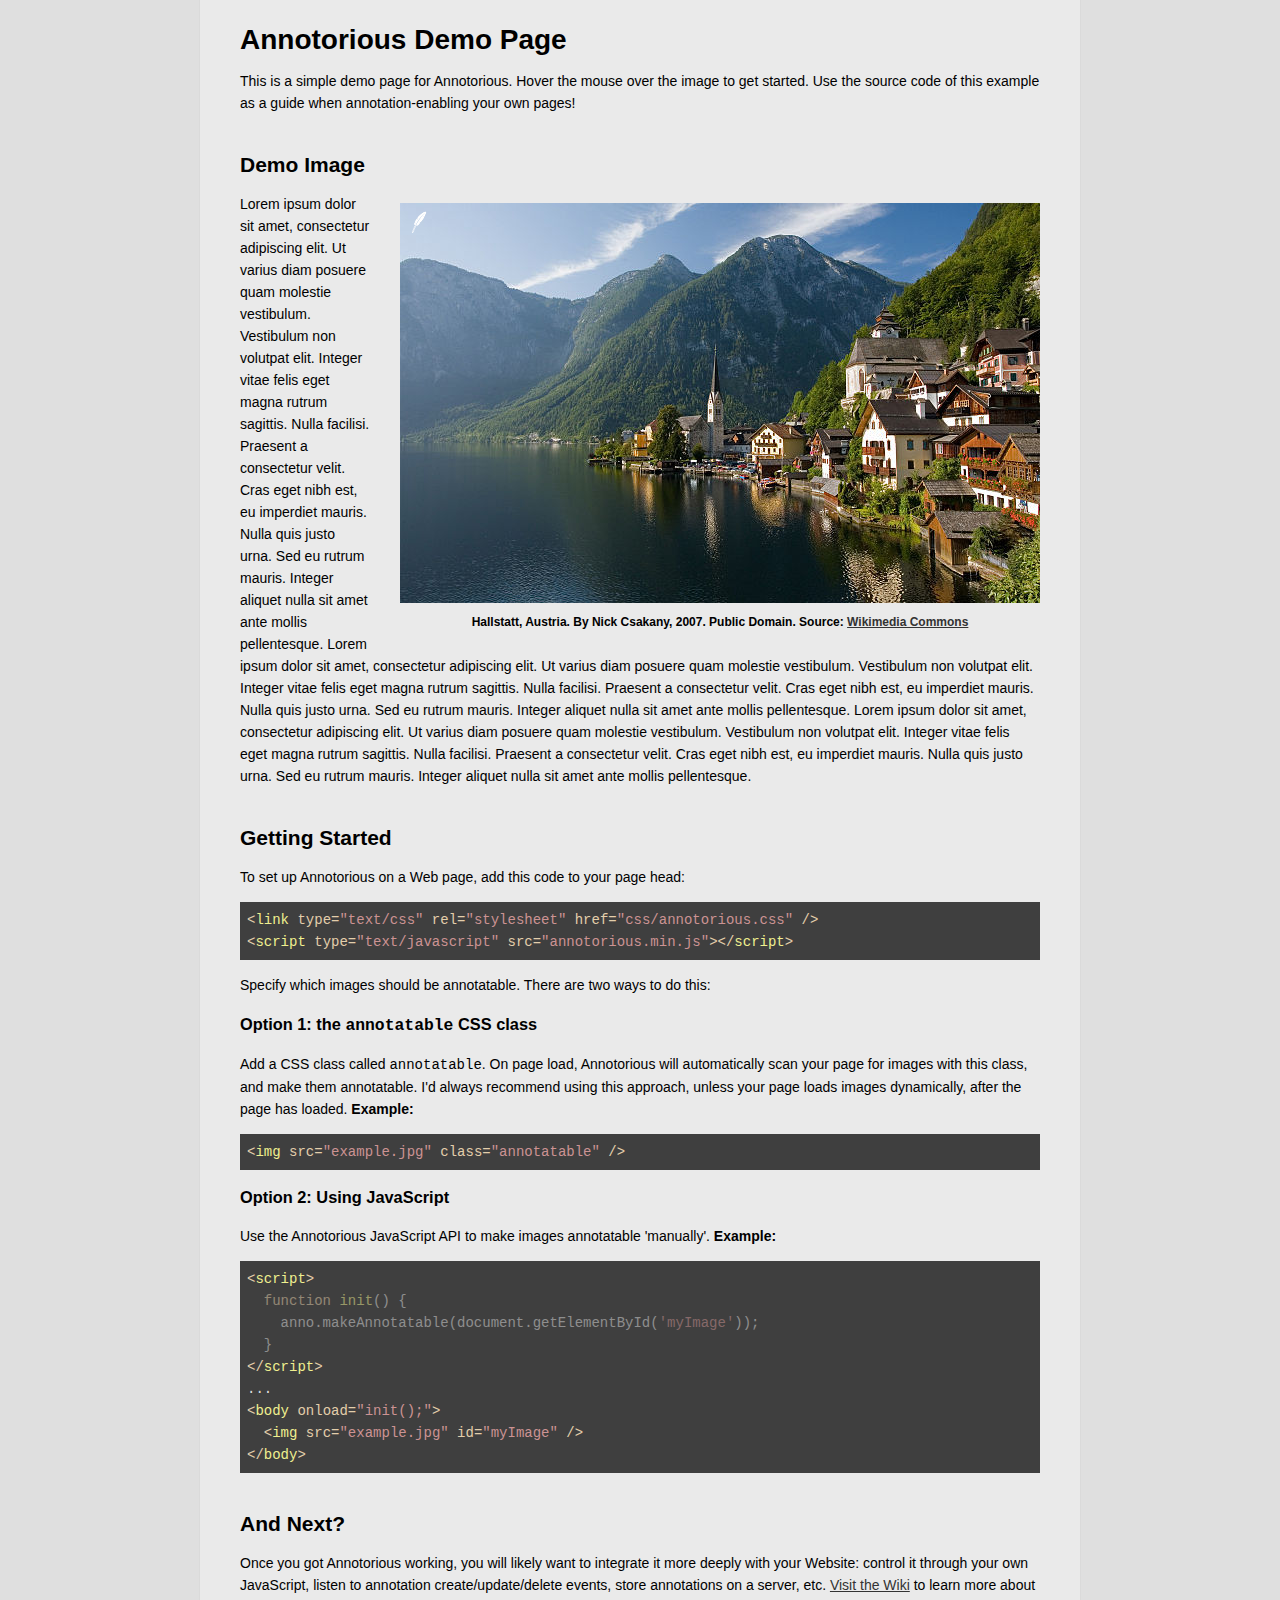
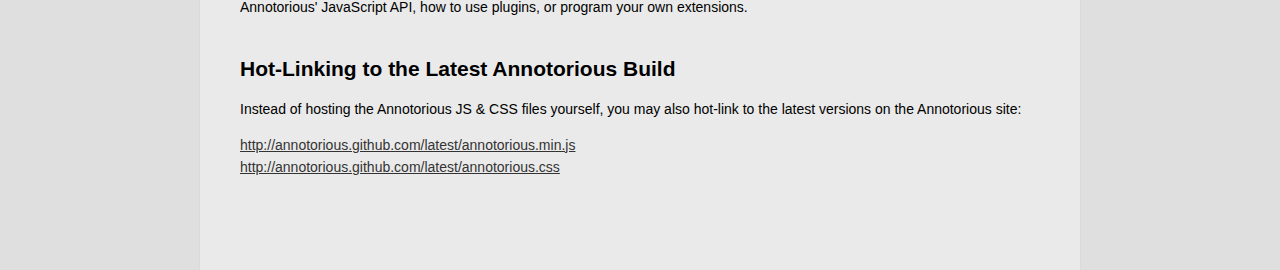
<file: site/js/annotorious/example/example.html>
<html>
  <head>
    <title>Annotorious Example Page</title>
    <link rel="stylesheet" href="highlight.js/zenburn.css">
    <link rel="stylesheet" href="../css/theme-dark/annotorious-dark.css" />
    <script src="highlight.js/highlight.pack.js"></script>
    <script src="../annotorious.min.js"></script>
    <script>hljs.initHighlightingOnLoad();</script>
    <style>
      html, body {
        background-color:#dfdfdf;
        min-height:100%;
        padding:0;
        margin:0;
        font-family:"helvetica neue","helvetica","arial","sans-serif";
        font-size:14px;
        line-height:22px;
      }

      h2 {
        margin-top:40px;
      }

      a {
        color:#333;
      }

      .column {
        width:60%;
        min-width:800px;
        margin:0 auto;
        padding:10px 40px 80px 40px;
        background-color:#eaeaea;
        min-height:100%;
        border-width:0px 1px;
        border-style:solid;
        border-color:#dadada;
      }

      .image-caption {
        line-height: normal;
        font-weight: bold;
        font-size: 12px;
        text-align: center;
      }
    </style>    
  </head>
  <body>
    <div class="column">
      <h1>Annotorious Demo Page</h1>
      <p>
        This is a simple demo page for Annotorious. Hover the mouse over the 
        image to get started. Use the source code of this example as a guide
        when annotation-enabling your own pages!
      </p>

      <h2>Demo Image</h2>
      <div style="float:right; margin:10px 0px 10px 30px;">
        <img src="640px-Hallstatt.jpg" class="annotatable">
        <p class="image-caption">
          Hallstatt, Austria. By Nick Csakany, 2007. Public Domain. Source:
          <a href="http://commons.wikimedia.org/wiki/File:Hallstatt_300.jpg">Wikimedia
          Commons</a>          
        </p>
      </div>

      <p>
        Lorem ipsum dolor sit amet, consectetur adipiscing elit. Ut varius 
        diam posuere quam molestie vestibulum. Vestibulum non volutpat elit. Integer 
        vitae felis eget magna rutrum sagittis. Nulla facilisi. Praesent a consectetur
        velit. Cras eget nibh est, eu imperdiet mauris. Nulla quis justo urna. Sed eu
        rutrum mauris. Integer aliquet nulla sit amet ante mollis pellentesque.
        Lorem ipsum dolor sit amet, consectetur adipiscing elit. Ut varius 
        diam posuere quam molestie vestibulum. Vestibulum non volutpat elit. Integer 
        vitae felis eget magna rutrum sagittis. Nulla facilisi. Praesent a consectetur
        velit. Cras eget nibh est, eu imperdiet mauris. Nulla quis justo urna. Sed eu
        rutrum mauris. Integer aliquet nulla sit amet ante mollis pellentesque.
        Lorem ipsum dolor sit amet, consectetur adipiscing elit. Ut varius 
        diam posuere quam molestie vestibulum. Vestibulum non volutpat elit. Integer 
        vitae felis eget magna rutrum sagittis. Nulla facilisi. Praesent a consectetur
        velit. Cras eget nibh est, eu imperdiet mauris. Nulla quis justo urna. Sed eu
        rutrum mauris. Integer aliquet nulla sit amet ante mollis pellentesque.
      </p>

      <h2 style="clear:both;">Getting Started</h2>

      <p>To set up Annotorious on a Web page, add this code to your page head:</p>
        
      <pre><code>&lt;link type=&quot;text/css&quot; rel=&quot;stylesheet&quot; href=&quot;css/annotorious.css&quot; /&gt;
&lt;script type=&quot;text/javascript&quot; src=&quot;annotorious.min.js&quot;&gt;&lt;/script&gt;</code></pre>
        
      <p>Specify which images should be annotatable. There are two ways to do this:</p>  
        
      <h3>Option 1: the <code>annotatable</code> CSS class</h3>
      <p>
        Add a CSS class called <code>annotatable</code>. On page load, Annotorious will
        automatically scan your page for images with this class, and make them annotatable.
        I'd always recommend using this approach, unless your page loads images dynamically, after
        the page has loaded.
        <strong>Example:</strong>
      </p>
        
      <pre><code>&lt;img src="example.jpg" class="annotatable" /&gt;</code></pre>

      <h3>Option 2: Using JavaScript</h3>
      <p>
        Use the Annotorious JavaScript API to make images annotatable 'manually'.
        <strong>Example:</strong>
      </p>

      <pre><code>&lt;script&gt;
  function init() {
    anno.makeAnnotatable(document.getElementById('myImage'));
  }
&lt;/script&gt;
...        
&lt;body onload=&quot;init();&quot;&gt;
  &lt;img src=&quot;example.jpg&quot; id=&quot;myImage&quot; /&gt;
&lt;/body&gt;</code></pre>


      <h2>And Next?</h2>
      <p>
        Once you got Annotorious working, you will likely want to integrate it 
        more deeply with your Website: control it through your own JavaScript,
        listen to annotation create/update/delete events, store annotations on
        a server, etc. <a href="http://github.com/annotorious/annotorious/wiki">Visit
        the Wiki</a> to learn more about Annotorious' JavaScript
        API,  how to use plugins, or program your own extensions.
      </p>
          
      <h2>Hot-Linking to the Latest Annotorious Build</h2>
      <p>
        Instead of hosting the Annotorious JS &amp; CSS files yourself, you may also
        hot-link to the latest versions on the Annotorious site:
      </p>

      <p>
        <a href="http://annotorious.github.com/latest/annotorious.min.js">http://annotorious.github.com/latest/annotorious.min.js</a><br/>
        <a href="http://annotorious.github.com/latest/annotorious.css">http://annotorious.github.com/latest/annotorious.css</a>
      </p>
    </div>
  </body>
</html>
</file>
<file: site/js/annotorious/css/annotorious.css>
/** Global item styles **/

.annotorious-opacity-fade {
  -moz-transition-property: opacity;
  -moz-transition-duration: 0.5s;
  -moz-transition-delay: 0s;
  -webkit-transition-property: opacity;
  -webkit-transition-duration: 0.5s;
  -webkit-transition-delay: 0s;
  -o-transition-property: opacity;
  -o-transition-duration: 0.5s;
  -o-transition-delay: 0s;
  transition-property: opacity;
  transition-duration: 0.5s;
  transition-delay: 0s;
}

.annotorious-item-focus {
  opacity:1.0;
}

.annotorious-item-unfocus {
  opacity:0.4;
}

/** Hint/help popup **/

.annotorious-hint-msg {
  background-color:rgba(0,0,0,0.5);
  margin:4px;
  padding:8px 15px 8px 30px;
  font-family: 'lucida grande',tahoma,verdana,arial,sans-serif;
  line-height: normal;
  font-size:12px;
  color:#fff;
  border-radius:4px;
  -moz-border-radius:4px;
  -webkit-border-radius:4px;
  -khtml-border-radius:4px;
}

.annotorious-hint-icon {
  position:absolute;
  top:6px;
  left: 5px;
  background:url('feather_icon.png');
  background-repeat:no-repeat;
  width:19px;
  height:22px;
  margin:2px 4px 0px 6px;
}

/** Popup **/

.annotorious-popup {
  line-height:135%;
  font-family:'Open Sans';
  font-size:12px;
  color:#000;
  background-color:#fff;
  border:1px solid #ccc;
  padding:9px 8px;
  word-wrap:break-word;
  width:400px;
  border-radius: 3px;
  -moz-border-radius: 3px;
  -webkit-border-radius: 3px;
  -khtml-border-radius: 3px;
  -moz-box-shadow:0px 5px 15px #111;  
  -webkit-box-shadow:0px 5px 15px #111;  
  box-shadow:0px 5px 15px #111;  

  -moz-transition-property: opacity;
  -moz-transition-duration: 0.5s;
  -moz-transition-delay: 0s;
  -webkit-transition-property: opacity;
  -webkit-transition-duration: 0.5s;
  -webkit-transition-delay: 0s;
  -o-transition-property: opacity;
  -o-transition-duration: 0.5s;
  -o-transition-delay: 0s;
  transition-property: opacity;
  transition-duration: 0.5s;
  transition-delay: 0s;
}

.annotorious-popup-empty {
  color:#999;
  font-style:italic;
}

.annotorious-popup-buttons {
  float:right;
  margin:0px 0px 1px 10px;
  height:16px;
  
  -moz-transition-property: opacity;
  -moz-transition-duration: 1s;
  -moz-transition-delay: 0s;
  -webkit-transition-property: opacity;
  -webkit-transition-duration: 1s;
  -webkit-transition-delay: 0s;
  -o-transition-property: opacity;
  -o-transition-duration: 1s;
  -o-transition-delay: 0s;
  transition-property: opacity;
  transition-duration: 1s;
  transition-delay: 0s; 
}

.annotorious-popup-button {
  font-size:10px;
  text-decoration:none;
  display:inline-block;
  color:#000;
  font-weight:bold;
  margin-left:5px;
  opacity:0.4;
  
  -moz-transition-property: opacity;
  -moz-transition-duration: 0.5s;
  -moz-transition-delay: 0s;
  -webkit-transition-property: opacity;
  -webkit-transition-duration: 0.5s;
  -webkit-transition-delay: 0s;
  -o-transition-property: opacity;
  -o-transition-duration: 0.5s;
  -o-transition-delay: 0s;
  transition-property: opacity;
  transition-duration: 0.5s;
  transition-delay: 0s; 
}

.annotorious-popup-button:hover {
  background-color:transparent;
}

.annotorious-popup-button-active {
  opacity:0.9;
}

.annotorious-popup-button-edit {
  background:url(pencil.png);
  width:16px;
  height:16px;
  text-indent:100px;
  overflow:hidden;
}

.annotorious-popup-button-delete {
  background:url(delete.png);
  width:16px;
  height:16px;
  text-indent:100px;
  overflow:hidden;
  float:right;
}

.annotorious-popup-field {
  border-top:1px solid #ccc;
  margin:6px 0px 0px 0px;
  padding-top:2px;
}

/** Editor **/

.annotorious-editor {
  line-height: normal;
  padding:0px 0px 2px 0px;
  background-color:#f2f2f2;
  color:#000;
  opacity:0.97;
  border:1px solid #ccc;
  border-radius: 3px;
  -moz-border-radius: 3px;
  -webkit-border-radius: 3px;
  -khtml-border-radius: 3px;
  -moz-box-shadow:0px 5px 15px #111;  
  -webkit-box-shadow:0px 5px 15px #111;  
  box-shadow:0px 5px 15px #111;  
}

.annotorious-editor-text {
  border-width:0px 0px 1px 0px;
  border-style:solid;
  border-color:#ccc;
  line-height: normal;
  background-color:#fff;
  width:240px;
  height:50px;
  outline:none;
  font-family:Verdana, Arial;
  font-size:11px;
  padding:4px;
  margin:0px;  
  color:#000;
  text-shadow:none;
  overflow-y:auto;
  display:block;
}

.annotorious-editor-button-container {
  padding-top:2px;
}

.annotorious-editor-button {
  float:right;
  line-height: normal;
  display:inline-block;
  text-align:center;
  text-decoration:none;
  font-family:Verdana, Arial;
  font-size:10px;	
  border:1px solid #777;
  color:#ddd;
  padding:3px 8px;
  margin:1px 2px 0px 1px;
  cursor:pointer;
  cursor:hand;
  background:-webkit-gradient(linear, left top, left bottom, from(#888), to(#555));
  background:-moz-linear-gradient(top,  #888,  #555);
  filter: progid:DXImageTransform.Microsoft.gradient(startColorstr='#888888', endColorstr='#555555');
  -moz-border-radius:2px;
  -webkit-border-radius:2px;
  -khtml-border-radius:2px;
  border-radius:2px;
}

.annotorious-editor-button:hover {
  background:#999;
}

.annotorious-editor-field {
  border-bottom:1px solid #ccc;
  margin:0px;
  background-color:#fff;
  padding:3px;
  font-family:Verdana, Arial;
  font-size:12px;	
}

/** OpenLayers module **/
.annotorious-ol-boxmarker-outer {
  border:1px solid #000;
}

.annotorious-ol-boxmarker-inner {
  border:1px solid #fff;
  -webkit-box-sizing: border-box;
  -moz-box-sizing: border-box;
  -ms-box-sizing: border-box;
  box-sizing: border-box;
}

.annotorious-ol-hint {
  line-height: normal;
  font-family:Arial, Verdana, Sans;
  font-size:16px;
  color:#000;
  background-color:#fff;
  margin:0px;
  padding:9px;
  border-radius: 5px;
  -moz-border-radius: 5px;
  -webkit-border-radius: 5px;
  -khtml-border-radius: 5px;
}

.annotorious-ol-hint-secondary {
  background-color:#fff000;
}

canvas {
  z-index: 2;
}

canvas.hidden {
  z-index: -1;
  visibility: hidden;
}
  
html.hasTouch .annotator-viewer li .annotator-controls, 
html.hasTouch .annotator-viewer li .annotator-controls {
  opacity: 1;
}
</file>
<file: site/js/annotorious/example/highlight.js/zenburn.css>
/*

Zenburn style from voldmar.ru (c) Vladimir Epifanov <voldmar@voldmar.ru>
based on dark.css by Ivan Sagalaev

*/

pre code {
  display: block; padding: 0.5em;
  background: #3F3F3F;
  color: #DCDCDC;
}

pre .keyword,
pre .tag,
pre .css .class,
pre .css .id,
pre .lisp .title,
pre .nginx .title,
pre .request,
pre .status,
pre .clojure .attribute {
  color: #E3CEAB;
}

pre .django .template_tag,
pre .django .variable,
pre .django .filter .argument {
  color: #DCDCDC;
}

pre .number,
pre .date {
  color: #8CD0D3;
}

pre .dos .envvar,
pre .dos .stream,
pre .variable,
pre .apache .sqbracket {
  color: #EFDCBC;
}

pre .dos .flow,
pre .diff .change,
pre .python .exception,
pre .python .built_in,
pre .literal,
pre .tex .special {
  color: #EFEFAF;
}

pre .diff .chunk,
pre .subst {
  color: #8F8F8F;
}

pre .dos .keyword,
pre .python .decorator,
pre .title,
pre .haskell .type,
pre .diff .header,
pre .ruby .class .parent,
pre .apache .tag,
pre .nginx .built_in,
pre .tex .command,
pre .prompt {
    color: #efef8f;
}

pre .dos .winutils,
pre .ruby .symbol,
pre .ruby .symbol .string,
pre .ruby .string {
  color: #DCA3A3;
}

pre .diff .deletion,
pre .string,
pre .tag .value,
pre .preprocessor,
pre .built_in,
pre .sql .aggregate,
pre .javadoc,
pre .smalltalk .class,
pre .smalltalk .localvars,
pre .smalltalk .array,
pre .css .rules .value,
pre .attr_selector,
pre .pseudo,
pre .apache .cbracket,
pre .tex .formula {
  color: #CC9393;
}

pre .shebang,
pre .diff .addition,
pre .comment,
pre .java .annotation,
pre .template_comment,
pre .pi,
pre .doctype {
  color: #7F9F7F;
}

pre .coffeescript .javascript,
pre .javascript .xml,
pre .tex .formula,
pre .xml .javascript,
pre .xml .vbscript,
pre .xml .css,
pre .xml .cdata {
  opacity: 0.5;
}
</file>
<file: site/js/annotorious/css/theme-dark/annotorious-dark.css>
.annotorious-hint-msg {
  background-color:rgba(0,0,0,0.6);
  margin:4px;
  padding:8px 15px 8px 30px;
  font-family:'lucida grande',tahoma,verdana,arial,sans-serif;
  line-height:normal;
  font-size:12px;
  color:#fff;
  border-radius:4px;
  -moz-border-radius:4px;
  -webkit-border-radius:4px;
  -khtml-border-radius:4px;
}

.annotorious-hint-icon {
  position:absolute;
  top:6px;
  left:5px;
  background:url(feather_icon.png);
  background-repeat:no-repeat;
  width:19px;
  height:22px;
  margin:2px 4px 0 6px;
}

.annotorious-opacity-fade {
  -moz-transition-property:opacity;
  -moz-transition-duration:.5s;
  -moz-transition-delay:0;
  -webkit-transition-property:opacity;
  -webkit-transition-duration:.5s;
  -webkit-transition-delay:0;
  -o-transition-property:opacity;
  -o-transition-duration:.5s;
  -o-transition-delay:0;
  transition-property:opacity;
  transition-duration:.5s;
  transition-delay:0;
}

.annotorious-item-focus {
  opacity:1.0;
}

.annotorious-item-unfocus {
  opacity:0.4;
}

.annotorious-popup {
  position:absolute;
  top:0;
  left:0;
  width:220px;
  min-height:26px;
  margin-top:12px;
  background-color:#383838;
  border:1px solid #000;
  outline:none;
  padding:5px;
  -moz-transition-property:opacity;
  -moz-transition-duration:.5s;
  -moz-transition-delay:0;
  -ms-transition-property:opacity;
  -ms-transition-duration:.5s;
  -ms-transition-delay:0;
  -webkit-transition-property:opacity;
  -webkit-transition-duration:.5s;
  -webkit-transition-delay:0;
  -o-transition-property:opacity;
  -o-transition-duration:.5s;
  -o-transition-delay:0;
  transition-property:opacity;
  transition-duration:.5s;
  transition-delay:0;
  -moz-border-radius:8px;
  -webkit-border-radius:8px;
  -khtml-border-radius:8px;
   border-radius:8px;
  -o-box-shadow:0 5px 5px rgba(0,0,0,0.7),inset 0 1px 1px rgba(255,255,255,0.25);
  -ms-box-shadow:0 5px 5px rgba(0,0,0,0.7),inset 0 1px 1px rgba(255,255,255,0.25);
  -moz-box-shadow:0 5px 5px rgba(0,0,0,0.7),inset 0 1px 1px rgba(255,255,255,0.25);
  -webkit-box-shadow:0 5px 5px rgba(0,0,0,0.7),inset 0 1px 1px rgba(255,255,255,0.25);
  box-shadow:0 5px 53px rgba(0,0,0,0.7),inset 0 1px 1px rgba(255,255,255,0.25);
}

.annotorious-popup-text {
  display:block;
  padding:5px;
  font-family:Verdana,Arial;
  font-size:12px;
  color:#eee;
  text-shadow:none;
  line-height:150%;
}

.annotorious-popup-text a {
  text-decoration:underline;
  color:#eee;
  background-color:transparent;
}

.top-left:after, .annotorious-editor:after {
  content:url(Indicator.png);
  position:absolute;
  left:15px;
  top:-14px;
  height:18px;
  width:19px;
  display:block;
}

.top-right:after {
  content:url(Indicator.png);
  position:absolute;
  right:15px;
  top:-14px;
  height:18px;
  width:19px;
  display:block;  
}


.annotorious-popup-buttons {
  float:right;
  height:26px;
  width:56px;
  display:block;
  white-space:nowrap;
  padding-left:4px;
  -moz-transition-property:opacity;
  -moz-transition-duration:1s;
  -moz-transition-delay:0;
  -webkit-transition-property:opacity;
  -webkit-transition-duration:1s;
  -webkit-transition-delay:0;
  -o-transition-property:opacity;
  -o-transition-duration:1s;
  -o-transition-delay:0;
  transition-property:opacity;
  transition-duration:1s;
  transition-delay:0;
}

.annotorious-popup-button {
  font-size:10px;
  text-decoration:none;
  display:inline-block;
  color:#000;
  font-weight:700;
  width:26px;
  height:26px;
  text-indent:100%;
  white-space:nowrap;
  overflow:hidden;
  -moz-transition-property:opacity;
  -moz-transition-duration:1s;
  -moz-transition-delay:0;
  -webkit-transition-property:opacity;
  -webkit-transition-duration:1s;
  -webkit-transition-delay:0;
  -ms-transition-property:opacity;
  -ms-transition-duration:1s;
  -ms-transition-delay:0;
  -o-transition-property:opacity;
  -o-transition-duration:1s;
  -o-transition-delay:0;
  transition-property:opacity;
  transition-duration:1s;
  transition-delay:0;
}

.annotorious-popup-button-delete:hover {
  background-color:transparent;
  background:url(DarkSprite.png) no-repeat;
  background-position:0 -40px;
}

.annotorious-popup-button-delete {
  background:url(DarkSprite.png) no-repeat;
  background-position:0 -8px;
  outline:none;
}

.annotorious-popup-button-edit {
  background:url(DarkSprite.png) no-repeat;
  background-position:0 -70px;
  outline:none;
}

.annotorious-popup-button-edit:hover {
  background-color:transparent;
  background:url(DarkSprite.png) no-repeat;
  background-position:0 -99px;
}

.annotorious-popup-field {
  margin:0px;
  padding:6px;
  font-family:'lucida grande',tahoma,verdana,arial,sans-serif;
  font-size:12px;
}

.annotorious-editor {
  position:absolute;
  top:0;
  left:0;
  margin-top:12px;
  background-color:#383838;
  color:#F2F2F2;
  border:1px solid #000;
  border-radius:8px;
  -o-border-radius:8px;
  -moz-border-radius:8px;
  -webkit-border-radius:8px;
  -khtml-border-radius:8px;
  -o-box-shadow:0 5px 5px rgba(0,0,0,0.7),inset 0 1px 1px rgba(255,255,255,0.25);
  -ms-box-shadow:0 5px 5px rgba(0,0,0,0.7),inset 0 1px 1px rgba(255,255,255,0.25);
  -moz-box-shadow:0 5px 5px rgba(0,0,0,0.7),inset 0 1px 1px rgba(255,255,255,0.25);
  -webkit-box-shadow:0 5px 5px rgba(0,0,0,0.7),inset 0 1px 1px rgba(255,255,255,0.25);
  box-shadow:0 5px 53px rgba(0,0,0,0.7),inset 0 1px 1px rgba(255,255,255,0.25);
  z-index:2;
}

.annotorious-editor-button-container {
  background:url(DarkSprite.png);
  background-position:0 -1px;
  margin:0 10px 10px;
  background-repeat:repeat-x;
  height:2px;
  display:block;
}

.annotorious-editor-text {
  border:none;
  background-color:#383838;
  line-height:150%;
  margin:10px 0px 4px 0px;
  padding:0px 10px;
  min-height:50px;
  width:100%;
  min-width:200px;
  outline:none;
  font-family:Verdana,Arial;
  font-weight:400;
  font-size:12px;
  color:#eee;
  text-shadow:none;
  overflow-y:auto;
  display:block;
  resize:none;
}

.annotorious-editor-text a:hover {
  color:#eee;
  background-color:transparent;
}

.annotorious-editor-button {
  float:right;
  line-height:normal;
  display:inline-block;
  text-align:center;
  text-decoration:none;
  font-family:Verdana,Arial;
  font-size:.625em;
  border:1px solid #000;
  color:#f2f2f2;
  padding-top:5px;
  padding-bottom:5px;
  margin:7px 2px 10px 0px;
  cursor:pointer;
  width:60px;
  -moz-box-shadow:inset 0 1px 1px rgba(255,255,255,0.25),0 1px 1px rgba(255,255,255,0.25);
  -webkit-box-shadow:inset 0 1px 1px rgba(255,255,255,0.25),0 1px 1px rgba(255,255,255,0.25);
  box-shadow:inset 0 1px 1px rgba(255,255,255,0.25),0 1px 1px rgba(255,255,255,0.25);
  -moz-border-radius:3px;
  -webkit-border-radius:3px;
  -khtml-border-radius:3px;
  border-radius:3px;
  opacity:1;
}

.annotorious-editor-button-save {
  margin-left:5px;
  background:-webkit-gradient(linear,left top,left bottom,from(#FFA52C),to(#FB7B28));
  background:-moz-linear-gradient(top,#FFA52C,#FB7B28);
  filter:progid:DXImageTransform.Microsoft.gradient(startColorstr='#FFA52C',endColorstr='#FB7B28');
}

.annotorious-editor-button-cancel {
  background:-webkit-gradient(linear,left top,left bottom,from(#656565),to(#2C2C2C));
  background:-moz-linear-gradient(top,#656565,#2C2C2C);
  filter:progid:DXImageTransform.Microsoft.gradient(startColorstr='#656565',endColorstr='#2C2C2C');
}

.annotorious-editor-button:hover {
  color:rgba(242,2423,242,1);
  text-shadow:0 0 6px rgba(242,242,242,0.6);
  -o-text-shadow:0 0 6px rgba(242,242,242,0.6);
  -moz-text-shadow:0 0 6px rgba(242,242,242,0.6);
  -webkit-text-shadow:0 0 6px rgba(242,242,242,0.6);
}

.annotorious-editor-button:active {
  -moz-box-shadow:inset 0 3px 3px rgba(0,0,0,0.7),0 1px 1px rgba(255,255,255,0.25);
  -webkit-box-shadow:inset 0 3px 3px rgba(0,0,0,0.7),0 1px 1px rgba(255,255,255,0.25);
  box-shadow:inset 0 3px 3px rgba(0,0,0,0.7),0 1px 1px rgba(255,255,255,0.25);
}

.annotorious-editor-field {
  margin:0px;
  padding:6px 0px;
  font-family:'lucida grande',tahoma,verdana,arial,sans-serif;
  font-size:12px;	
}

/** OpenLayers module **/
.annotorious-ol-boxmarker-outer {
  border:1px solid #000;
}

.annotorious-ol-boxmarker-inner {
  border:1px solid #fff;
  -webkit-box-sizing: border-box;
  -moz-box-sizing: border-box;
  -ms-box-sizing: border-box;
  box-sizing: border-box;
}

.annotorious-ol-hint {
  line-height: normal;
  font-family:Arial, Verdana, Sans;
  font-size:16px;
  color:#fff;
  background-color:rgba(0,0,0,0.7);
  margin:0px;
  padding:9px;
  border-radius: 5px;
  -moz-border-radius: 5px;
  -webkit-border-radius: 5px;
  -khtml-border-radius: 5px;
}
</file>
